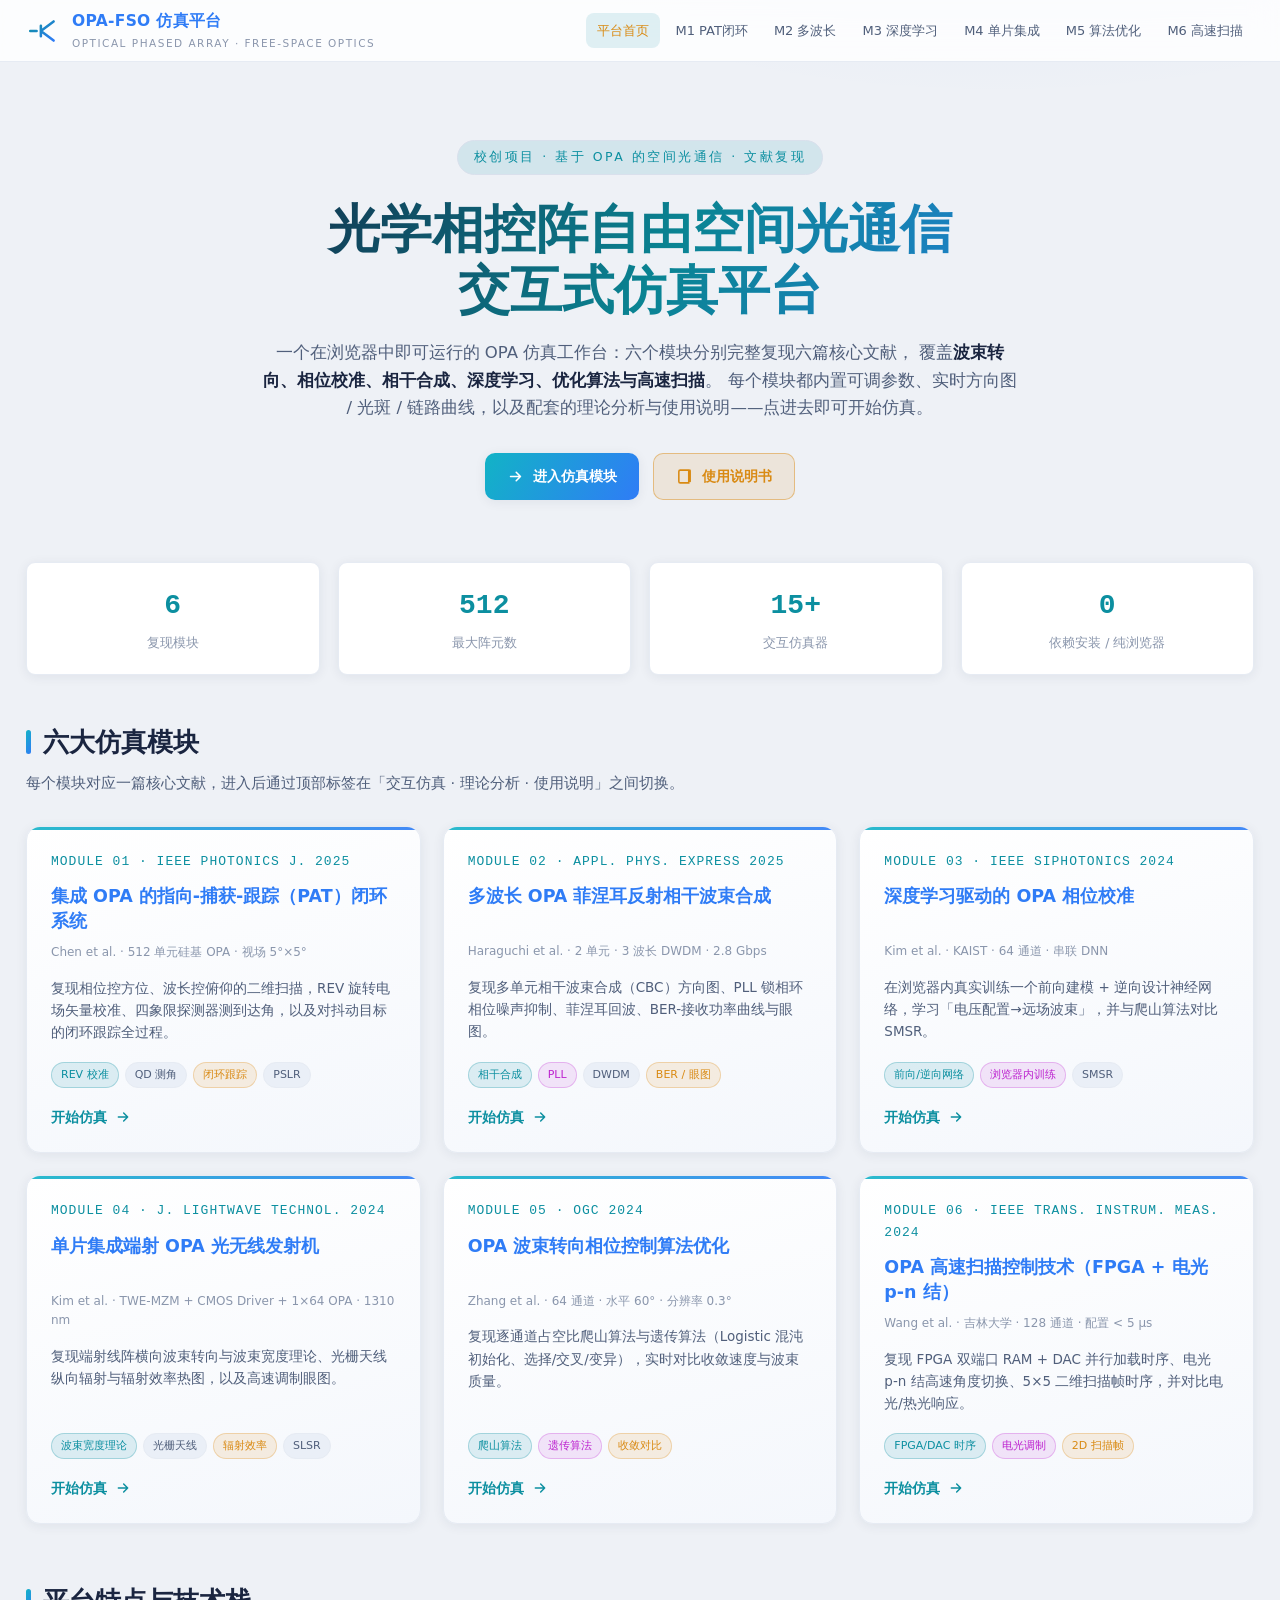
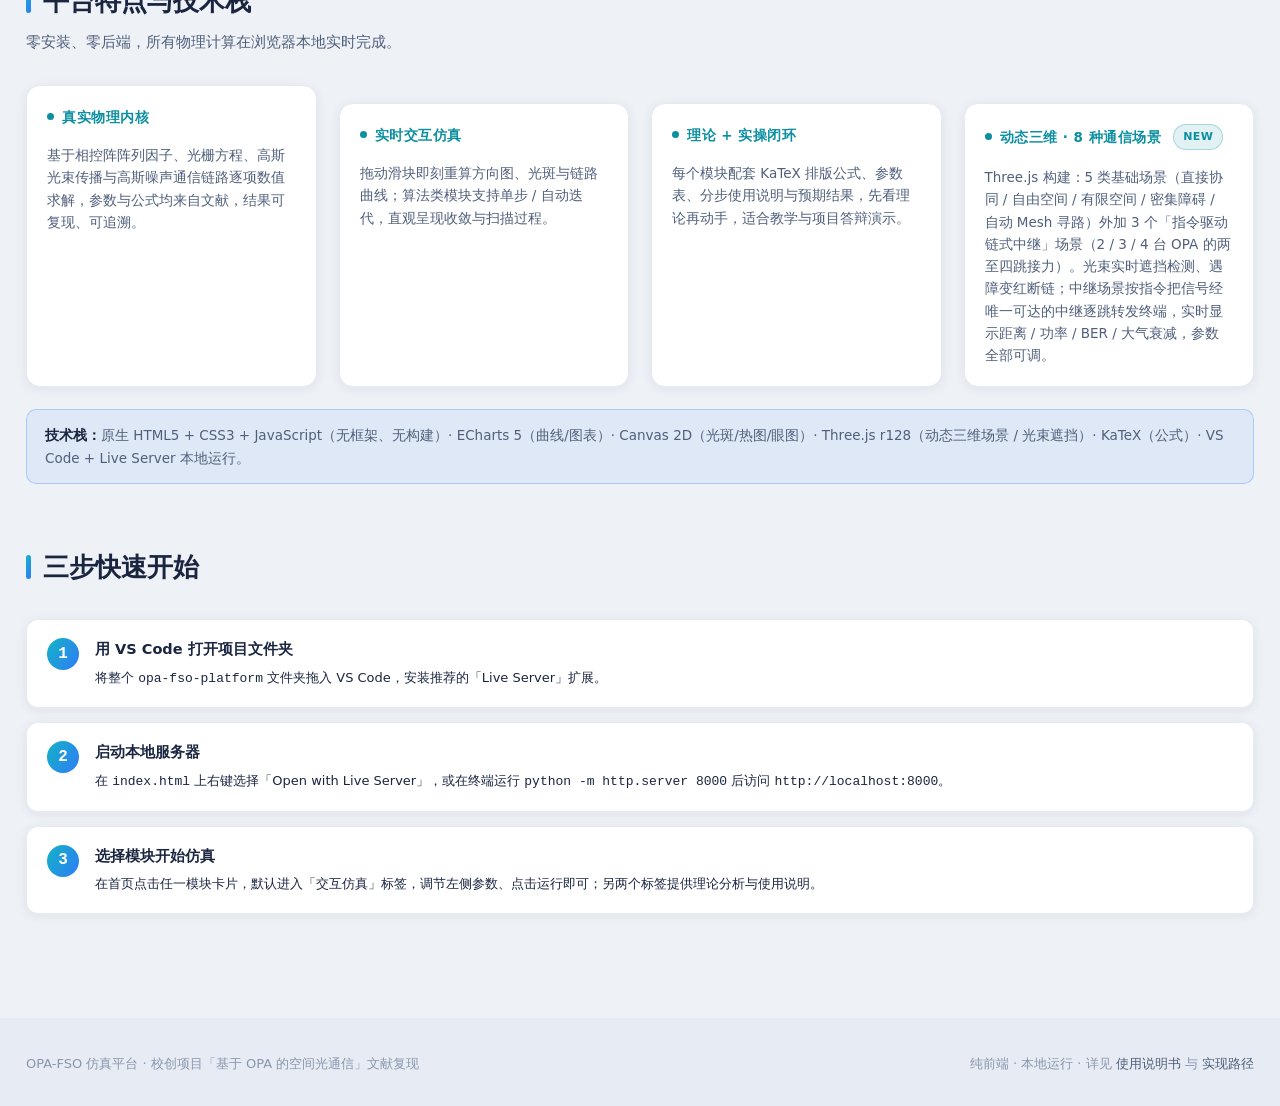
<file: index.html>
<!DOCTYPE html>
<html lang="zh-CN">
<head>
<meta charset="UTF-8">
<meta name="viewport" content="width=device-width, initial-scale=1.0">
<title>OPA 自由空间光通信仿真平台</title>
<link rel="icon" href="data:image/svg+xml,%3Csvg xmlns='http://www.w3.org/2000/svg' viewBox='0 0 32 32'%3E%3Cdefs%3E%3ClinearGradient id='g' x1='0' y1='0' x2='1' y2='1'%3E%3Cstop offset='0' stop-color='%232fd7d7'/%3E%3Cstop offset='1' stop-color='%234aa8ff'/%3E%3C/linearGradient%3E%3C/defs%3E%3Cpath d='M4 16h6M14 16l12-9M14 16l12 9M14 11v10' stroke='url(%23g)' stroke-width='2.4' fill='none' stroke-linecap='round'/%3E%3C/svg%3E">
<link rel="stylesheet" href="https://miaoda.feishu.cn/fonts/css2?family=Noto+Sans+SC:wght@300;400;500;700;800&family=JetBrains+Mono:wght@400;600;700&display=swap">
<link rel="stylesheet" href="assets/css/style.css">
</head>
<body>

<!-- ============ 顶部导航 ============ -->
<header class="topbar">
  <a class="brand" href="index.html">
    <svg class="logo" viewBox="0 0 32 32">
      <defs><linearGradient id="lg" x1="0" y1="0" x2="1" y2="1">
        <stop offset="0" stop-color="#0c8fa0"/><stop offset="1" stop-color="#2f7cf6"/>
      </linearGradient></defs>
      <path d="M4 16h6M14 16l12-9M14 16l12 9M14 11v10" stroke="url(#lg)" stroke-width="2.4" fill="none" stroke-linecap="round"/>
    </svg>
    <span class="bt">OPA-FSO 仿真平台<small>OPTICAL PHASED ARRAY · FREE-SPACE OPTICS</small></span>
  </a>
  <nav class="topnav">
    <a class="home active" href="index.html">平台首页</a>
    <a href="modules/module1-pat.html">M1 PAT闭环</a>
    <a href="modules/module2-multiwavelength.html">M2 多波长</a>
    <a href="modules/module3-deeplearning.html">M3 深度学习</a>
    <a href="modules/module4-monolithic.html">M4 单片集成</a>
    <a href="modules/module5-algorithms.html">M5 算法优化</a>
    <a href="modules/module6-highspeed.html">M6 高速扫描</a>
  </nav>
</header>

<!-- ============ Hero ============ -->
<section class="hero">
  <span class="kicker">校创项目 · 基于 OPA 的空间光通信 · 文献复现</span>
  <h1>光学相控阵自由空间光通信<br>交互式仿真平台</h1>
  <p class="lead">
    一个在浏览器中即可运行的 OPA 仿真工作台：六个模块分别完整复现六篇核心文献，
    覆盖<strong style="color:var(--text)">波束转向、相位校准、相干合成、深度学习、优化算法与高速扫描</strong>。
    每个模块都内置可调参数、实时方向图 / 光斑 / 链路曲线，以及配套的理论分析与使用说明——点进去即可开始仿真。
  </p>
  <div class="hero-actions">
    <a class="btn primary" href="#modules">
      <svg width="17" height="17" viewBox="0 0 24 24" fill="none" stroke="currentColor" stroke-width="2.2"><path d="M5 12h14M13 6l6 6-6 6" stroke-linecap="round" stroke-linejoin="round"/></svg>
      进入仿真模块
    </a>
    <a class="btn amber" href="docs/使用说明书.html">
      <svg width="17" height="17" viewBox="0 0 24 24" fill="none" stroke="currentColor" stroke-width="2.2"><path d="M4 5a2 2 0 0 1 2-2h12v18H6a2 2 0 0 1-2-2zM18 3h1a1 1 0 0 1 1 1v15" stroke-linecap="round"/></svg>
      使用说明书
    </a>
  </div>
</section>

<div class="wrap">
  <div class="stat-strip">
    <div class="stat"><div class="v">6</div><div class="l">复现模块</div></div>
    <div class="stat"><div class="v">512</div><div class="l">最大阵元数</div></div>
    <div class="stat"><div class="v">15+</div><div class="l">交互仿真器</div></div>
    <div class="stat"><div class="v">0</div><div class="l">依赖安装 / 纯浏览器</div></div>
  </div>
</div>

<!-- ============ 模块卡片 ============ -->
<section class="section" id="modules">
  <div class="wrap">
    <div class="section-head">
      <h2>六大仿真模块</h2>
      <p>每个模块对应一篇核心文献，进入后通过顶部标签在「交互仿真 · 理论分析 · 使用说明」之间切换。</p>
    </div>
    <div class="grid mods">

      <!-- M1 -->
      <a class="mod-card" href="modules/module1-pat.html">
        <div class="num">MODULE 01 · IEEE PHOTONICS J. 2025</div>
        <h3>集成 OPA 的指向-捕获-跟踪（PAT）闭环系统</h3>
        <div class="meta">Chen et al. · 512 单元硅基 OPA · 视场 5°×5°</div>
        <p class="desc">复现相位控方位、波长控俯仰的二维扫描，REV 旋转电场矢量校准、四象限探测器测到达角，以及对抖动目标的闭环跟踪全过程。</p>
        <div class="tags"><span class="tag cyan">REV 校准</span><span class="tag">QD 测角</span><span class="tag amber">闭环跟踪</span><span class="tag">PSLR</span></div>
        <span class="go">开始仿真 <svg width="16" height="16" viewBox="0 0 24 24" fill="none" stroke="currentColor" stroke-width="2.2"><path d="M5 12h14M13 6l6 6-6 6" stroke-linecap="round" stroke-linejoin="round"/></svg></span>
      </a>

      <!-- M2 -->
      <a class="mod-card" href="modules/module2-multiwavelength.html">
        <div class="num">MODULE 02 · APPL. PHYS. EXPRESS 2025</div>
        <h3>多波长 OPA 菲涅耳反射相干波束合成</h3>
        <div class="meta">Haraguchi et al. · 2 单元 · 3 波长 DWDM · 2.8 Gbps</div>
        <p class="desc">复现多单元相干波束合成（CBC）方向图、PLL 锁相环相位噪声抑制、菲涅耳回波、BER-接收功率曲线与眼图。</p>
        <div class="tags"><span class="tag cyan">相干合成</span><span class="tag magenta">PLL</span><span class="tag">DWDM</span><span class="tag amber">BER / 眼图</span></div>
        <span class="go">开始仿真 <svg width="16" height="16" viewBox="0 0 24 24" fill="none" stroke="currentColor" stroke-width="2.2"><path d="M5 12h14M13 6l6 6-6 6" stroke-linecap="round" stroke-linejoin="round"/></svg></span>
      </a>

      <!-- M3 -->
      <a class="mod-card" href="modules/module3-deeplearning.html">
        <div class="num">MODULE 03 · IEEE SIPHOTONICS 2024</div>
        <h3>深度学习驱动的 OPA 相位校准</h3>
        <div class="meta">Kim et al. · KAIST · 64 通道 · 串联 DNN</div>
        <p class="desc">在浏览器内真实训练一个前向建模 + 逆向设计神经网络，学习「电压配置→远场波束」，并与爬山算法对比 SMSR。</p>
        <div class="tags"><span class="tag cyan">前向/逆向网络</span><span class="tag magenta">浏览器内训练</span><span class="tag">SMSR</span></div>
        <span class="go">开始仿真 <svg width="16" height="16" viewBox="0 0 24 24" fill="none" stroke="currentColor" stroke-width="2.2"><path d="M5 12h14M13 6l6 6-6 6" stroke-linecap="round" stroke-linejoin="round"/></svg></span>
      </a>

      <!-- M4 -->
      <a class="mod-card" href="modules/module4-monolithic.html">
        <div class="num">MODULE 04 · J. LIGHTWAVE TECHNOL. 2024</div>
        <h3>单片集成端射 OPA 光无线发射机</h3>
        <div class="meta">Kim et al. · TWE-MZM + CMOS Driver + 1×64 OPA · 1310 nm</div>
        <p class="desc">复现端射线阵横向波束转向与波束宽度理论、光栅天线纵向辐射与辐射效率热图，以及高速调制眼图。</p>
        <div class="tags"><span class="tag cyan">波束宽度理论</span><span class="tag">光栅天线</span><span class="tag amber">辐射效率</span><span class="tag">SLSR</span></div>
        <span class="go">开始仿真 <svg width="16" height="16" viewBox="0 0 24 24" fill="none" stroke="currentColor" stroke-width="2.2"><path d="M5 12h14M13 6l6 6-6 6" stroke-linecap="round" stroke-linejoin="round"/></svg></span>
      </a>

      <!-- M5 -->
      <a class="mod-card" href="modules/module5-algorithms.html">
        <div class="num">MODULE 05 · OGC 2024</div>
        <h3>OPA 波束转向相位控制算法优化</h3>
        <div class="meta">Zhang et al. · 64 通道 · 水平 60° · 分辨率 0.3°</div>
        <p class="desc">复现逐通道占空比爬山算法与遗传算法（Logistic 混沌初始化、选择/交叉/变异），实时对比收敛速度与波束质量。</p>
        <div class="tags"><span class="tag cyan">爬山算法</span><span class="tag magenta">遗传算法</span><span class="tag amber">收敛对比</span></div>
        <span class="go">开始仿真 <svg width="16" height="16" viewBox="0 0 24 24" fill="none" stroke="currentColor" stroke-width="2.2"><path d="M5 12h14M13 6l6 6-6 6" stroke-linecap="round" stroke-linejoin="round"/></svg></span>
      </a>

      <!-- M6 -->
      <a class="mod-card" href="modules/module6-highspeed.html">
        <div class="num">MODULE 06 · IEEE TRANS. INSTRUM. MEAS. 2024</div>
        <h3>OPA 高速扫描控制技术（FPGA + 电光 p-n 结）</h3>
        <div class="meta">Wang et al. · 吉林大学 · 128 通道 · 配置 &lt; 5 μs</div>
        <p class="desc">复现 FPGA 双端口 RAM + DAC 并行加载时序、电光 p-n 结高速角度切换、5×5 二维扫描帧时序，并对比电光/热光响应。</p>
        <div class="tags"><span class="tag cyan">FPGA/DAC 时序</span><span class="tag magenta">电光调制</span><span class="tag amber">2D 扫描帧</span></div>
        <span class="go">开始仿真 <svg width="16" height="16" viewBox="0 0 24 24" fill="none" stroke="currentColor" stroke-width="2.2"><path d="M5 12h14M13 6l6 6-6 6" stroke-linecap="round" stroke-linejoin="round"/></svg></span>
      </a>

    </div>
  </div>
</section>

<!-- ============ 平台特点 / 技术栈 ============ -->
<section class="section" style="padding-top:10px">
  <div class="wrap">
    <div class="section-head"><h2>平台特点与技术栈</h2><p>零安装、零后端，所有物理计算在浏览器本地实时完成。</p></div>
    <div class="grid" style="grid-template-columns:repeat(4,1fr)">
      <div class="panel"><h4><span class="dot"></span>真实物理内核</h4><p style="font-size:13.5px;color:var(--text-dN);color:var(--text-dim)">基于相控阵阵列因子、光栅方程、高斯光束传播与高斯噪声通信链路逐项数值求解，参数与公式均来自文献，结果可复现、可追溯。</p></div>
      <div class="panel"><h4><span class="dot"></span>实时交互仿真</h4><p style="font-size:13.5px;color:var(--text-dim)">拖动滑块即刻重算方向图、光斑与链路曲线；算法类模块支持单步 / 自动迭代，直观呈现收敛与扫描过程。</p></div>
      <div class="panel"><h4><span class="dot"></span>理论 + 实操闭环</h4><p style="font-size:13.5px;color:var(--text-dim)">每个模块配套 KaTeX 排版公式、参数表、分步使用说明与预期结果，先看理论再动手，适合教学与项目答辩演示。</p></div>
      <div class="panel"><h4><span class="dot"></span>动态三维 · 8 种通信场景 <span class="tag cyan" style="margin-left:4px">NEW</span></h4><p style="font-size:13.5px;color:var(--text-dim)">Three.js 构建：5 类基础场景（直接协同 / 自由空间 / 有限空间 / 密集障碍 / 自动 Mesh 寻路）外加 3 个「指令驱动链式中继」场景（2 / 3 / 4 台 OPA 的两至四跳接力）。光束实时遮挡检测、遇障变红断链；中继场景按指令把信号经唯一可达的中继逐跳转发终端，实时显示距离 / 功率 / BER / 大气衰减，参数全部可调。</p></div>
    </div>
    <div class="note" style="margin-top:22px">
      <strong>技术栈：</strong>原生 HTML5 + CSS3 + JavaScript（无框架、无构建）· ECharts 5（曲线/图表）· Canvas 2D（光斑/热图/眼图）· Three.js r128（动态三维场景 / 光束遮挡）· KaTeX（公式）· VS Code + Live Server 本地运行。
    </div>
  </div>
</section>

<!-- ============ 快速开始 ============ -->
<section class="section" style="padding-top:0">
  <div class="wrap">
    <div class="section-head"><h2>三步快速开始</h2></div>
    <div class="steps">
      <div class="step-card"><div><h4>用 VS Code 打开项目文件夹</h4><p>将整个 <code>opa-fso-platform</code> 文件夹拖入 VS Code，安装推荐的「Live Server」扩展。</p></div></div>
      <div class="step-card"><div><h4>启动本地服务器</h4><p>在 <code>index.html</code> 上右键选择「Open with Live Server」，或在终端运行 <code>python -m http.server 8000</code> 后访问 <code>http://localhost:8000</code>。</p></div></div>
      <div class="step-card"><div><h4>选择模块开始仿真</h4><p>在首页点击任一模块卡片，默认进入「交互仿真」标签，调节左侧参数、点击运行即可；另两个标签提供理论分析与使用说明。</p></div></div>
    </div>
  </div>
</section>

<!-- ============ 页脚 ============ -->
<footer class="footer">
  <div class="frow">
    <div>OPA-FSO 仿真平台 · 校创项目「基于 OPA 的空间光通信」文献复现</div>
    <div>纯前端 · 本地运行 · 详见 <a href="docs/使用说明书.html">使用说明书</a> 与 <a href="docs/实现路径.html">实现路径</a></div>
  </div>
</footer>

</body>
</html>
</file>
<file: assets/css/style.css>
/* ============================================================
   OPA-FSO 仿真平台 全局样式
   风格：浅色光子学 / 高级科研控制台（Light Premium）
   说明：页面框架为浅色；三维视窗、光斑 Canvas、终端日志
        作为“仪器屏幕”保留深色并卡片化。
   ============================================================ */

/* ---------- 设计变量 ---------- */
:root {
  --bg:        #eef1f6;
  --bg-2:      #e7ecf4;
  --panel:     #ffffff;
  --panel-2:   #f5f8fc;
  --panel-3:   #eaeff7;
  --border:    #d9e0ec;
  --border-soft: #e6ebf3;

  --text:      #1a2540;
  --text-dim:  #505f7b;
  --text-mute: #8a96ac;

  --cyan:      #0c8fa0;
  --cyan-soft: rgba(12,143,160,.12);
  --blue:      #2f7cf6;
  --amber:     #d98a13;
  --magenta:   #bd24cf;
  --green:     #159f48;
  --red:       #dc2626;

  /* 深色“仪器屏幕”内使用的亮色 */
  --cyan-bright: #2fd7d7;
  --blue-bright: #4aa8ff;
  --amber-bright:#f6b942;
  --magenta-bright:#e26bd6;
  --green-bright:#4ade9a;
  --red-bright:  #f87171;
  --screen-bg:   #070b14;

  --grad-beam: linear-gradient(120deg,#12b3c6 0%,#2f7cf6 100%);
  --shadow:    0 16px 44px rgba(24,40,72,.12);
  --shadow-sm: 0 2px 12px rgba(24,40,72,.07);

  --mono: 'JetBrains Mono','Cascadia Code',Consolas,'Courier New',monospace;
  --sans: 'Noto Sans SC','Segoe UI',system-ui,-apple-system,sans-serif;

  --radius: 14px;
  --radius-sm: 9px;
  --nav-h: 62px;
}

/* ---------- 基础重置 ---------- */
* { box-sizing: border-box; margin: 0; padding: 0; }
html { scroll-behavior: smooth; }
body {
  font-family: var(--sans);
  background:
    radial-gradient(1100px 520px at 78% -8%, rgba(47,124,246,.10), transparent 60%),
    radial-gradient(900px 480px at 8% -10%, rgba(18,179,198,.08), transparent 55%),
    var(--bg);
  color: var(--text);
  line-height: 1.65;
  min-height: 100vh;
  -webkit-font-smoothing: antialiased;
}
a { color: var(--blue); text-decoration: none; }
a:hover { color: var(--cyan); }
img { max-width: 100%; }
::selection { background: rgba(18,179,198,.22); }

/* 滚动条 */
::-webkit-scrollbar { width: 10px; height: 10px; }
::-webkit-scrollbar-track { background: transparent; }
::-webkit-scrollbar-thumb { background: #c4cddd; border-radius: 6px; }
::-webkit-scrollbar-thumb:hover { background: #a8b5c9; }

/* ============================================================
   顶部导航
   ============================================================ */
.topbar {
  position: sticky; top: 0; z-index: 100;
  height: var(--nav-h);
  display: flex; align-items: center; gap: 18px;
  padding: 0 26px;
  background: rgba(255,255,255,.82);
  backdrop-filter: blur(14px);
  border-bottom: 1px solid var(--border-soft);
}
.brand { display: flex; align-items: center; gap: 12px; font-weight: 700; white-space: nowrap; }
.brand .logo { width: 34px; height: 34px; flex: none; }
.brand .bt { font-size: 15.5px; letter-spacing: .3px; }
.brand .bt small { display:block; font-weight: 400; font-size: 10.5px; color: var(--text-mute); letter-spacing: 1.5px; }
.topnav { margin-left: auto; display: flex; gap: 4px; align-items: center; flex-wrap: wrap; }
.topnav a {
  color: var(--text-dim); font-size: 13px; padding: 7px 11px;
  border-radius: 8px; white-space: nowrap; transition: .18s;
}
.topnav a:hover { background: var(--panel-2); color: var(--text); }
.topnav a.active { color: var(--cyan); background: var(--cyan-soft); }
.topnav a.home { color: var(--amber); }

/* ============================================================
   首页
   ============================================================ */
.hero {
  position: relative;
  padding: 78px 26px 54px;
  text-align: center;
  overflow: hidden;
}
.hero .kicker {
  display: inline-flex; align-items: center; gap: 8px;
  font-size: 12.5px; letter-spacing: 2.5px; color: var(--cyan);
  border: 1px solid var(--border); border-radius: 30px;
  padding: 6px 16px; margin-bottom: 24px; background: var(--cyan-soft);
}
.hero h1 {
  font-size: clamp(30px, 5vw, 52px); font-weight: 800; line-height: 1.18;
  background: linear-gradient(120deg,#14233f 12%,#0a8493 52%,#2f7cf6 100%);
  -webkit-background-clip: text; background-clip: text; color: transparent;
  margin-bottom: 18px;
}
.hero p.lead { max-width: 760px; margin: 0 auto; color: var(--text-dim); font-size: 16.5px; }
.hero .hero-actions { margin-top: 32px; display: flex; gap: 14px; justify-content: center; flex-wrap: wrap; }

.btn {
  display: inline-flex; align-items: center; gap: 9px;
  font-family: var(--sans); font-size: 14px; font-weight: 600;
  padding: 11px 22px; border-radius: 10px; cursor: pointer;
  border: 1px solid var(--border); background: var(--panel); color: var(--text);
  box-shadow: var(--shadow-sm);
  transition: .18s; text-decoration: none;
}
.btn:hover { border-color: var(--cyan); transform: translateY(-2px); color: var(--text); box-shadow: var(--shadow); }
.btn.primary { background: var(--grad-beam); color: #fff; border: none; font-weight: 700; }
.btn.primary:hover { filter: brightness(1.05); color:#fff; }
.btn.amber { background: rgba(217,138,19,.12); border-color: rgba(217,138,19,.45); color: var(--amber); box-shadow:none; }
.btn.sm { padding: 7px 13px; font-size: 12.5px; border-radius: 8px; }
.btn:disabled { opacity:.45; cursor:not-allowed; transform:none; }

.wrap { max-width: 1280px; margin: 0 auto; padding: 0 26px; }
.section { padding: 46px 0; }
.section-head { margin-bottom: 30px; }
.section-head h2 { font-size: 26px; font-weight: 700; display:flex; align-items:center; gap:12px; }
.section-head h2::before { content:""; width:5px; height:24px; border-radius:3px; background: var(--grad-beam); }
.section-head p { color: var(--text-dim); margin-top: 8px; font-size: 14.5px; }

/* 模块卡片网格 */
.grid { display: grid; gap: 22px; }
.grid.mods { grid-template-columns: repeat(3, 1fr); }
.mod-card {
  position: relative; display: flex; flex-direction: column;
  background: linear-gradient(165deg,#ffffff 0%,#f4f7fc 100%);
  border: 1px solid var(--border-soft); border-radius: var(--radius);
  padding: 24px; overflow: hidden; transition: .22s;
  box-shadow: var(--shadow-sm);
}
.mod-card::before {
  content:""; position:absolute; inset:0 0 auto 0; height:3px;
  background: var(--grad-beam); opacity:.9;
}
.mod-card:hover { transform: translateY(-5px); border-color: var(--cyan); box-shadow: var(--shadow); }
.mod-card .num {
  font-family: var(--mono); font-size: 13px; color: var(--cyan); letter-spacing:1px; margin-bottom: 12px;
}
.mod-card h3 { font-size: 17.5px; font-weight: 700; line-height: 1.4; margin-bottom: 10px; min-height: 48px; }
.mod-card .meta { font-size: 12px; color: var(--text-mute); margin-bottom: 14px; }
.mod-card p.desc { font-size: 13.5px; color: var(--text-dim); flex: 1; margin-bottom: 18px; }
.mod-card .tags { display: flex; flex-wrap: wrap; gap: 6px; margin-bottom: 18px; }
.tag {
  font-size: 11px; padding: 3px 9px; border-radius: 20px;
  background: var(--panel-3); color: var(--text-dim); border:1px solid var(--border-soft);
}
.tag.cyan { background: var(--cyan-soft); color: var(--cyan); border-color: rgba(12,143,160,.28); }
.tag.amber { background: rgba(217,138,19,.12); color: var(--amber); border-color: rgba(217,138,19,.28); }
.tag.magenta { background: rgba(189,36,207,.10); color: var(--magenta); border-color: rgba(189,36,207,.26); }
.mod-card .go {
  margin-top: auto; display:inline-flex; align-items:center; gap:8px;
  font-size: 13.5px; font-weight: 600; color: var(--cyan);
}
.mod-card .go svg { transition: .2s; }
.mod-card:hover .go svg { transform: translateX(5px); }

/* 首页统计条 */
.stat-strip { display:grid; grid-template-columns: repeat(4,1fr); gap:18px; margin: 8px 0 0; }
.stat {
  background: var(--panel); border:1px solid var(--border-soft);
  border-radius: var(--radius-sm); padding: 20px; text-align:center;
  box-shadow: var(--shadow-sm);
}
.stat .v { font-family: var(--mono); font-size: 28px; font-weight: 700; color: var(--cyan); }
.stat .l { font-size: 12.5px; color: var(--text-mute); margin-top: 4px; }

/* ============================================================
   模块页头部
   ============================================================ */
.mod-header { padding: 34px 26px 22px; border-bottom: 1px solid var(--border-soft);
  background: linear-gradient(180deg, rgba(237,241,248,.7), transparent); }
.mod-header .crumb { font-size: 12.5px; color: var(--text-mute); margin-bottom: 14px; }
.mod-header .crumb a { color: var(--text-dim); }
.mod-header h1 { font-size: clamp(22px,3vw,30px); font-weight: 800; line-height:1.3; margin-bottom: 12px; }
.mod-header .src { font-size: 13.5px; color: var(--text-dim); margin-bottom: 14px; }
.mod-header .tags { display:flex; flex-wrap:wrap; gap:7px; }

/* Tab 栏 */
.tabs { display: flex; gap: 4px; padding: 0 26px; border-bottom: 1px solid var(--border-soft);
  position: sticky; top: var(--nav-h); z-index: 50; background: rgba(238,241,246,.9); backdrop-filter: blur(10px); }
.tab-btn {
  font-family: var(--sans); font-size: 14px; font-weight: 600; color: var(--text-mute);
  background: none; border: none; cursor: pointer; padding: 15px 20px;
  border-bottom: 3px solid transparent; transition: .18s;
}
.tab-btn:hover { color: var(--text); }
.tab-btn.active { color: var(--cyan); border-bottom-color: var(--cyan); }
.tab-pane { display: none; }
.tab-pane.active { display: block; animation: fade .3s ease; }
@keyframes fade { from { opacity:0; transform: translateY(6px);} to {opacity:1; transform:none;} }

/* ============================================================
   仿真工作台
   ============================================================ */
.workbench { display: grid; grid-template-columns: 320px 1fr; gap: 20px; padding: 26px; align-items: start; }
.panel {
  background: var(--panel); border: 1px solid var(--border-soft);
  border-radius: var(--radius); padding: 20px;
  box-shadow: var(--shadow-sm);
}
.panel + .panel { margin-top: 18px; }
.panel h4 {
  font-size: 13.5px; font-weight: 700; letter-spacing: .5px; color: var(--cyan);
  margin-bottom: 16px; display:flex; align-items:center; gap:8px; text-transform: uppercase;
}
.panel h4 .dot { width:7px; height:7px; border-radius:50%; background: var(--cyan); }

.stage { min-width: 0; }
.chart-box { width: 100%; height: 380px; background: var(--panel);
  border:1px solid var(--border-soft); border-radius: var(--radius);
  padding: 12px 8px; box-shadow: var(--shadow-sm); }
.chart-box.tall { height: 460px; }
.canvas-box { width: 100%; background: var(--screen-bg); border:1px solid var(--border-soft); border-radius: var(--radius-sm);
  box-shadow: var(--shadow-sm); }
.canvas-box canvas { display:block; width:100%; border-radius: var(--radius-sm); }
.stage-grid { display:grid; gap: 18px; }
.stage-grid.two { grid-template-columns: 1fr 1fr; }

/* 控件 */
.ctrl { margin-bottom: 17px; }
.ctrl:last-child { margin-bottom: 0; }
.ctrl label { display: flex; justify-content: space-between; font-size: 13px; color: var(--text-dim); margin-bottom: 7px; }
.ctrl label .val { font-family: var(--mono); color: var(--cyan); font-size: 12.5px; }
input[type=range] {
  -webkit-appearance: none; width: 100%; height: 5px; border-radius: 4px;
  background: var(--panel-3); outline: none; cursor: pointer;
}
input[type=range]::-webkit-slider-thumb {
  -webkit-appearance: none; width: 17px; height: 17px; border-radius: 50%;
  background: var(--cyan); border: 3px solid #fff; box-shadow: 0 0 0 1px var(--cyan); cursor: pointer;
}
input[type=range]::-moz-range-thumb { width: 15px; height:15px; border-radius:50%; background: var(--cyan); border:2px solid #fff; cursor:pointer; }
select, input[type=text], input[type=number] {
  width: 100%; background: var(--panel-2); color: var(--text);
  border: 1px solid var(--border); border-radius: 8px; padding: 9px 11px;
  font-family: var(--sans); font-size: 13px; cursor: pointer;
}
select:focus, input:focus { outline: none; border-color: var(--cyan); }

.switch-row { display:flex; align-items:center; justify-content:space-between; font-size:13px; color:var(--text-dim); margin-bottom:12px; }
.switch { position: relative; width: 42px; height: 23px; flex:none; }
.switch input { opacity:0; width:0; height:0; }
.slider-sw { position:absolute; inset:0; background: var(--panel-3); border-radius:20px; cursor:pointer; transition:.2s; }
.slider-sw::before { content:""; position:absolute; width:17px; height:17px; left:3px; top:3px; background:#fff; border-radius:50%; transition:.2s; box-shadow:0 1px 3px rgba(0,0,0,.2); }
.switch input:checked + .slider-sw { background: var(--cyan); }
.switch input:checked + .slider-sw::before { transform: translateX(19px); background:#fff; }

.btn-row { display:flex; gap:9px; flex-wrap:wrap; }
.btn-row .btn { flex:1; justify-content:center; }

/* 指标读数 */
.metrics { display:grid; grid-template-columns: repeat(2,1fr); gap:12px; margin-top: 16px; }
.metric {
  background: var(--panel-2); border:1px solid var(--border-soft); border-radius: var(--radius-sm);
  padding: 13px 14px;
}
.metric .ml { font-size: 11px; color: var(--text-mute); letter-spacing:.5px; }
.metric .mv { font-family: var(--mono); font-size: 19px; font-weight: 700; color: var(--text); margin-top:3px; }
.metric .mv.cyan { color: var(--cyan); }
.metric .mv.amber { color: var(--amber); }
.metric .mv.green { color: var(--green); }
.metric .mv.magenta { color: var(--magenta); }

/* 日志 / 状态行 */
.logline {
  font-family: var(--mono); font-size: 12px;
  background: var(--screen-bg); border:1px solid var(--border-soft); border-radius: 8px;
  padding: 10px 12px; min-height: 60px; max-height: 150px; overflow:auto; white-space: pre-wrap;
  /* 深色终端内恢复亮色文字 */
  --text-dim: #a7b8d6; --text-mute:#6c7ea0; --cyan:#2fd7d7;
  color: #a7b8d6;
}
.pill-status { display:inline-flex; align-items:center; gap:7px; font-size:12px; padding:4px 12px; border-radius:20px;
  background: var(--panel-3); color:var(--text-dim); }
.pill-status .b { width:8px;height:8px;border-radius:50%; background:var(--text-mute); }
.pill-status.run { color:var(--green); background:rgba(21,159,72,.12); }
.pill-status.run .b { background:var(--green); animation: blink 1s infinite; }
@keyframes blink { 50% { opacity:.3; } }

/* ============================================================
   理论 / 说明文档排版
   ============================================================ */
.docs-body { padding: 34px 26px 60px; max-width: 1080px; margin: 0 auto; }
.docs-body h2 { font-size: 23px; font-weight: 700; margin: 34px 0 14px; padding-bottom: 10px;
  border-bottom: 1px solid var(--border-soft); display:flex; align-items:center; gap:10px; }
.docs-body h2:first-child { margin-top: 0; }
.docs-body h3 { font-size: 17px; font-weight: 700; margin: 24px 0 10px; color: var(--cyan); }
.docs-body p { color: var(--text-dim); margin-bottom: 13px; font-size: 14.5px; }
.docs-body ul, .docs-body ol { margin: 0 0 14px 22px; color: var(--text-dim); font-size: 14.5px; }
.docs-body li { margin-bottom: 7px; }
.docs-body strong { color: var(--text); }
.docs-body code {
  font-family: var(--mono); font-size: 12.5px; background: var(--panel-3);
  padding: 2px 7px; border-radius: 5px; color: var(--cyan);
}
.docs-body pre {
  background: var(--screen-bg); border: 1px solid var(--border-soft); border-radius: 10px;
  padding: 16px 18px; overflow:auto; margin-bottom: 16px;
  --text-dim:#a7b8d6; --text-mute:#6c7ea0; --cyan:#2fd7d7;
}
.docs-body pre code { background:none; padding:0; color: #a7b8d6; font-size:12.5px; line-height:1.7; }

.formula {
  background: linear-gradient(160deg,#f7fafe,#eef4fa);
  border:1px solid var(--border); border-left: 4px solid var(--cyan);
  border-radius: 10px; padding: 16px 20px; margin: 16px 0; overflow-x:auto;
}
.formula .flabel { font-size:11.5px; color:var(--text-mute); margin-bottom:6px; letter-spacing:1px; }
.note { background: rgba(47,124,246,.08); border:1px solid rgba(47,124,246,.28); border-radius:10px;
  padding: 14px 18px; margin: 16px 0; font-size:13.5px; color:var(--text-dim); }
.note.amber { background:rgba(217,138,19,.09); border-color:rgba(217,138,19,.32); }
.note.green { background:rgba(21,159,72,.09); border-color:rgba(21,159,72,.32); }
.note strong { color: var(--text); }

/* 表格 */
.tbl-wrap { overflow-x:auto; margin: 16px 0; border-radius: 10px; border:1px solid var(--border-soft);
  background: var(--panel); box-shadow: var(--shadow-sm); }
table.data { width:100%; border-collapse: collapse; font-size: 13px; }
table.data th { background: var(--panel-2); color: var(--text); font-weight:600; text-align:left;
  padding: 11px 14px; white-space:nowrap; }
table.data td { padding: 10px 14px; border-top:1px solid var(--border-soft); color:var(--text-dim); }
table.data tr:hover td { background: rgba(47,124,246,.05); }
table.data td .mono, table.data td { font-variant-numeric: tabular-nums; }
table.data .mono { font-family: var(--mono); color: var(--cyan); }

/* 步骤卡 */
.steps { counter-reset: step; display:grid; gap:14px; margin: 18px 0; }
.step-card { display:flex; gap:16px; background:var(--panel); border:1px solid var(--border-soft); border-radius:12px; padding:18px 20px; box-shadow:var(--shadow-sm); }
.step-card::before { counter-increment:step; content: counter(step); flex:none;
  width:32px;height:32px;border-radius:50%; background:var(--grad-beam); color:#fff;
  display:flex;align-items:center;justify-content:center; font-weight:800; font-family:var(--mono); }
.step-card h4 { font-size:14.5px; margin-bottom:5px; }
.step-card p { font-size:13px; margin:0; }

/* 原理示意图容器 */
.fig { background:var(--panel); border:1px solid var(--border-soft); border-radius:12px; padding:18px; margin:18px 0; text-align:center; box-shadow:var(--shadow-sm); }
.fig .cap { font-size:12.5px; color:var(--text-mute); margin-top:10px; }

/* ============================================================
   页脚
   ============================================================ */
.footer { border-top: 1px solid var(--border-soft); padding: 34px 26px; margin-top: 40px;
  background: var(--bg-2); color: var(--text-mute); font-size: 13px; }
.footer .frow { max-width:1280px; margin:0 auto; display:flex; justify-content:space-between; gap:20px; flex-wrap:wrap; }
.footer a { color: var(--text-dim); }

/* ============================================================
   动态三维场景（Three.js）——深色“仪器屏幕”
   ============================================================ */
.s3d {
  position: relative; height: 680px;
  border: 1px solid var(--border-soft); border-radius: var(--radius);
  overflow: hidden; background: var(--screen-bg);
  box-shadow: var(--shadow);
}
.s3d-view { position: absolute; inset: 0; }
.s3d-view canvas { display: block; }
.s3d-hud, .s3d-ctrl {
  position: absolute; z-index: 5;
  background: rgba(13, 19, 33, .82);
  backdrop-filter: blur(13px);
  border: 1px solid #253355; border-radius: 12px; padding: 16px;
  /* 深色屏幕内恢复亮色系 */
  --bg:#080c15; --bg-2:#0c1220; --panel:#121a2c; --panel-2:#18233c; --panel-3:#1e2c4a;
  --border:#253355; --border-soft:#1b2740;
  --text:#e7eefb; --text-dim:#a7b8d6; --text-mute:#6c7ea0;
  --cyan:#2fd7d7; --blue:#4aa8ff; --amber:#f6b942; --magenta:#e26bd6;
  --green:#4ade9a; --red:#f87171;
  --cyan-soft:rgba(47,215,215,.14);
  --grad-beam:linear-gradient(120deg,#2fd7d7 0%,#4aa8ff 100%);
}
.s3d-hud { top: 14px; left: 14px; width: 302px; max-height: calc(100% - 28px); overflow: auto; }
.s3d-ctrl { top: 14px; right: 14px; width: 274px; max-height: calc(100% - 28px); overflow: auto; }
.s3d-hud h4, .s3d-ctrl h4 {
  font-size: 12px; margin-bottom: 13px;
  text-transform: uppercase; color: var(--cyan);
  display: flex; align-items: center; gap: 8px;
}
.s3d-hud h4 .dot, .s3d-ctrl h4 .dot { width: 7px; height: 7px; border-radius: 50%; background: var(--cyan); }

.s3d-status { display: flex; align-items: center; justify-content: space-between; gap: 8px; margin-bottom: 12px; }
.s3d-switch { font-family: var(--mono); font-size: 10.5px; color: var(--amber); }

.s3d-links { display: flex; flex-direction: column; gap: 7px; }
.lk {
  display: grid; grid-template-columns: 1fr auto; row-gap: 1px;
  padding: 8px 10px; border-radius: 8px;
  background: var(--bg-2); border: 1px solid var(--border-soft);
}
.lk .lk-n { font-family: var(--mono); font-size: 11.5px; font-weight: 700; color: var(--text); align-self: center; }
.lk .lk-badge {
  font-size: 9px; letter-spacing: .5px; padding: 2px 7px; border-radius: 10px;
  background: var(--panel-3); color: var(--text-dim); align-self: center;
}
.lk .lk-d, .lk .lk-pr, .lk .lk-ber {
  grid-column: 1 / -1; font-family: var(--mono); font-size: 10px; color: var(--text-mute);
}
.lk.active { border-color: var(--cyan); background: rgba(47,215,215,.10); }
.lk.active .lk-badge { background: var(--cyan); color: #04121c; font-weight: 700; }
.lk.los .lk-badge { background: rgba(74,222,154,.2); color: var(--green); }
.lk.nlos { border-color: rgba(248,113,113,.4); background: rgba(248,113,113,.08); }
.lk.nlos .lk-badge { background: rgba(248,113,113,.22); color: var(--red); }
.lk.nlos .lk-d, .lk.nlos .lk-pr, .lk.nlos .lk-ber { color: #d98a8a; }

.s3d-hud .metrics { grid-template-columns: 1fr 1fr; gap: 8px; margin-top: 12px; }
.s3d-hud .metric { padding: 9px 10px; background: var(--bg-2); border-color:var(--border-soft); }
.s3d-hud .metric .ml { color:var(--text-mute); }
.s3d-hud .metric .mv { font-size: 14px; color:var(--text); }
.s3d-ctrl .ctrl { margin-bottom: 13px; }
.s3d-ctrl .ctrl label { color:var(--text-dim); }
.s3d-ctrl .ctrl label .val { color:var(--cyan); }
.s3d-ctrl .note { line-height: 1.5;
  background:rgba(74,168,255,.09); border-color:rgba(74,168,255,.3); color:var(--text-dim); }
.s3d-ctrl select, .s3d-ctrl input[type=number] { background:var(--bg-2); color:var(--text); border-color:var(--border); }

/* 中继跳 */
.lk.hop { border-color: var(--cyan); background: rgba(47,215,215,.08); }
.lk.hop .lk-badge { background: var(--cyan); color: #04121c; font-weight: 700; }
.lk.hop .lk-n { font-size: 10.5px; letter-spacing: .2px; }

/* ============================================================
   响应式
   ============================================================ */
@media (max-width: 1080px) {
  .grid.mods { grid-template-columns: repeat(2,1fr); }
  .stat-strip { grid-template-columns: repeat(2,1fr); }
}
@media (max-width: 900px) {
  .workbench { grid-template-columns: 1fr; }
  .stage-grid.two { grid-template-columns: 1fr; }
  .s3d { height: auto; display: flex; flex-direction: column; overflow: visible; }
  .s3d-view { position: relative; inset: auto; height: 420px; flex: none; }
  .s3d-hud, .s3d-ctrl { position: relative; top: auto; left: auto; right: auto; width: auto; max-height: none; }
}
@media (max-width: 680px) {
  .grid.mods { grid-template-columns: 1fr; }
  .topnav { display:none; }
  .hero { padding: 54px 18px 40px; }
  .wrap, .workbench, .docs-body { padding-left:16px; padding-right:16px; }
  .metrics { grid-template-columns: 1fr 1fr; }
}
</file>
